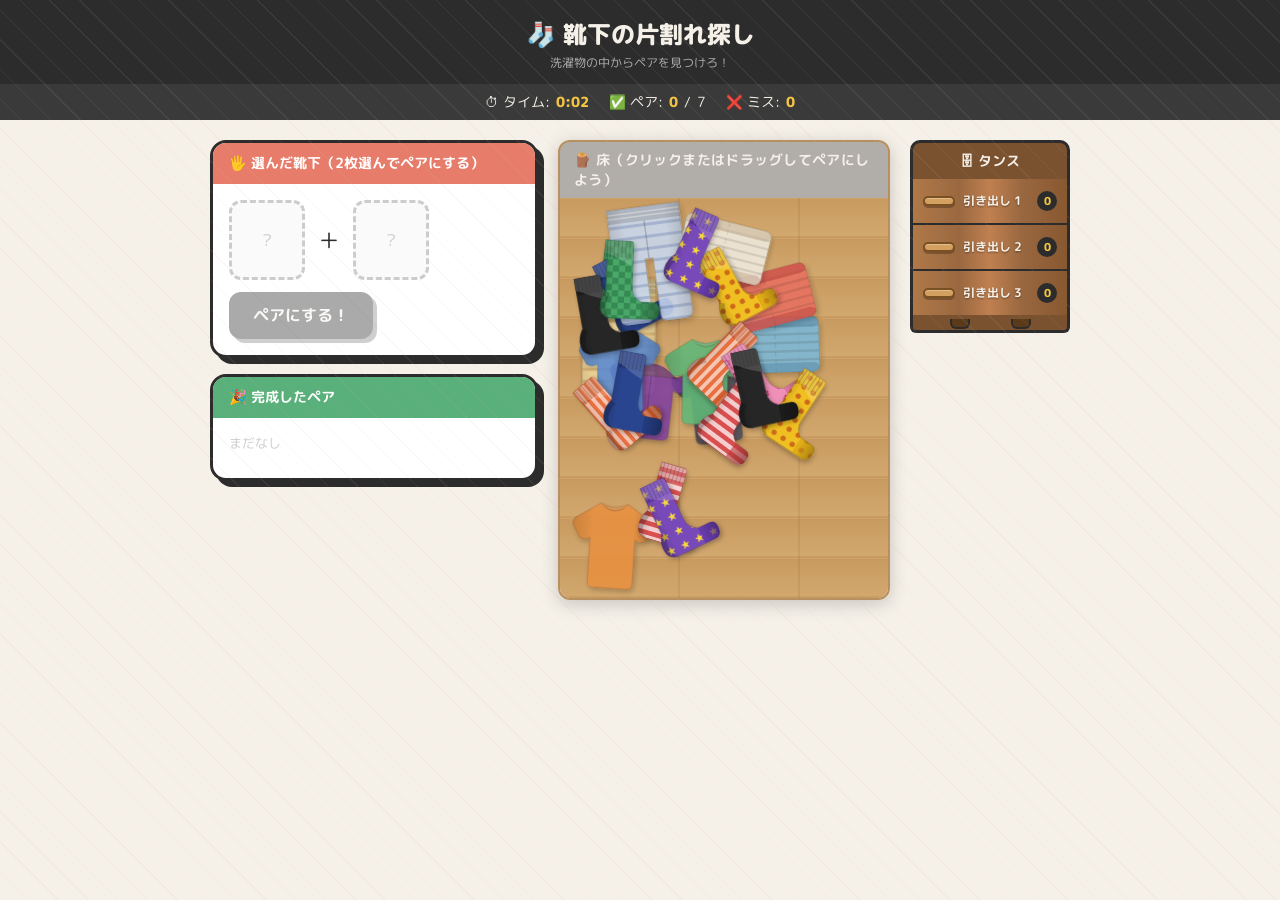
<file: steam_game001/index.html>
<!DOCTYPE html>
<html lang="ja">
<head>
<meta charset="UTF-8">
<meta name="viewport" content="width=device-width, initial-scale=1.0">
<title>靴下の片割れ探し</title>
<link rel="stylesheet" href="style.css">
</head>
<body>

<header>
  <h1>🧦 靴下の片割れ探し</h1>
  <div class="subtitle">洗濯物の中からペアを見つけろ！</div>
</header>

<div class="stats-bar">
  <div class="stat">⏱ タイム: <span class="stat-val" id="timer">0:00</span></div>
  <div class="stat">✅ ペア: <span class="stat-val" id="pair-count">0</span> / <span id="total-pairs">0</span></div>
  <div class="stat">❌ ミス: <span class="stat-val" id="miss-count">0</span></div>
</div>

<div class="main">
  <div class="workbench">
    <div class="selected-area">
      <div class="selected-header">🖐 選んだ靴下（2枚選んでペアにする）</div>
      <div class="selected-slots">
        <div class="slot" id="slot-a"><span style="color:#ccc;font-size:1rem">?</span></div>
        <div style="font-size:1.5rem; color:#2c2c2c;">＋</div>
        <div class="slot" id="slot-b"><span style="color:#ccc;font-size:1rem">?</span></div>
        <button class="match-btn" id="match-btn" disabled onclick="tryMatch()">ペアにする！</button>
      </div>
    </div>

    <div class="pairs-tray">
      <div class="pairs-header">🎉 完成したペア</div>
      <div class="pairs-grid" id="pairs-grid">
        <span style="color:#ccc;font-size:0.8rem;padding:4px;">まだなし</span>
      </div>
    </div>
  </div>

  <div class="basket">
    <div class="basket-header">🪵 床（クリックまたはドラッグしてペアにしよう）</div>
    <div class="basket-grid" id="basket-grid"></div>
  </div>

  <div class="dresser" id="dresser">
    <div class="dresser-top">🗄 タンス</div>
    <div class="dresser-body">
      <div class="drawer" id="drawer-0">
        <div class="drawer-front" id="drawer-front-0" onclick="toggleDrawer(0)">
          <div class="drawer-handle"></div>
          <span class="drawer-label">引き出し 1</span>
          <span class="drawer-count" id="drawer-count-0">0</span>
        </div>
        <div class="drawer-interior" id="drawer-interior-0"></div>
      </div>
      <div class="drawer" id="drawer-1">
        <div class="drawer-front" id="drawer-front-1" onclick="toggleDrawer(1)">
          <div class="drawer-handle"></div>
          <span class="drawer-label">引き出し 2</span>
          <span class="drawer-count" id="drawer-count-1">0</span>
        </div>
        <div class="drawer-interior" id="drawer-interior-1"></div>
      </div>
      <div class="drawer" id="drawer-2">
        <div class="drawer-front" id="drawer-front-2" onclick="toggleDrawer(2)">
          <div class="drawer-handle"></div>
          <span class="drawer-label">引き出し 3</span>
          <span class="drawer-count" id="drawer-count-2">0</span>
        </div>
        <div class="drawer-interior" id="drawer-interior-2"></div>
      </div>
    </div>
    <div class="dresser-feet">
      <div class="dresser-foot"></div>
      <div class="dresser-foot"></div>
    </div>
  </div>
</div>

<div class="toast" id="toast"></div>

<div class="overlay" id="overlay">
  <div class="result-box">
    <h2>🎊 完了！</h2>
    <p id="result-msg"></p>
    <div class="lonely-badge" id="lonely-badge" style="display:none"></div>
    <button class="result-btn" onclick="startGame()">もう一回やる</button>
  </div>
</div>

<script src="js/sockSVG.js"></script>
<script src="js/obstacleSVG.js"></script>
<script src="js/game.js"></script>
</body>
</html>
</file>
<file: steam_game001/style.css>
@import url('https://fonts.googleapis.com/css2?family=M+PLUS+Rounded+1c:wght@400;700;800&display=swap');

* { box-sizing: border-box; margin: 0; padding: 0; }

body {
  font-family: 'M PLUS Rounded 1c', sans-serif;
  background: #f5f0e8;
  min-height: 100vh;
  display: flex;
  flex-direction: column;
  align-items: center;
}

body::before {
  content: '';
  position: fixed;
  inset: 0;
  background-image: repeating-linear-gradient(45deg, transparent, transparent 20px, rgba(200,190,170,0.1) 20px, rgba(200,190,170,0.1) 21px);
  pointer-events: none;
}

header {
  width: 100%;
  background: #2c2c2c;
  color: #f5f0e8;
  text-align: center;
  padding: 16px 20px 12px;
}

header h1 { font-size: 1.5rem; font-weight: 800; }
header .subtitle { font-size: 0.75rem; color: #aaa; margin-top: 2px; }

.stats-bar {
  display: flex;
  gap: 20px;
  justify-content: center;
  background: #3a3a3a;
  width: 100%;
  padding: 8px 20px;
  color: #f5f0e8;
  font-size: 0.85rem;
}

.stat { display: flex; align-items: center; gap: 6px; }
.stat-val { font-weight: 800; color: #f4c542; }

.main {
  display: flex;
  gap: 20px;
  padding: 20px;
  width: 100%;
  max-width: 900px;
  flex-wrap: wrap;
}

.basket {
  flex: 1;
  min-width: 260px;
  border-radius: 12px;
  overflow: hidden;
  border: 2px solid #b89060;
  box-shadow: 0 4px 18px rgba(0,0,0,0.18);
}

.basket-header {
  background: rgba(0,0,0,0.28);
  color: #f5f0e8;
  padding: 8px 14px;
  font-size: 0.85rem;
  font-weight: 700;
  letter-spacing: 0.03em;
}

.basket-grid {
  position: relative;
  width: 100%;
  height: 400px;
  overflow: hidden;
  background:
    repeating-linear-gradient(
      90deg,
      transparent 0px,
      transparent 118px,
      rgba(0,0,0,0.06) 118px,
      rgba(0,0,0,0.06) 120px
    ),
    repeating-linear-gradient(
      180deg,
      #d4aa70 0px,
      #c89a60 1px,
      #d2a86e 38px,
      #bf9558 39px,
      #cfa06a 40px
    );
}

.workbench {
  flex: 1;
  min-width: 260px;
  display: flex;
  flex-direction: column;
  gap: 16px;
}

.selected-area {
  background: #fff;
  border-radius: 16px;
  border: 3px solid #2c2c2c;
  box-shadow: 6px 6px 0 #2c2c2c;
  overflow: visible;
  min-height: 140px;
}

.selected-header {
  background: #e87c6a;
  color: white;
  padding: 10px 16px;
  font-size: 0.9rem;
  font-weight: 700;
  border-radius: 13px 13px 0 0;
}

.selected-slots {
  display: flex;
  gap: 12px;
  padding: 16px;
  align-items: center;
  flex-wrap: wrap;
}

.slot {
  width: 76px;
  height: 80px;
  border: 3px dashed #ccc;
  border-radius: 12px;
  display: flex;
  align-items: center;
  justify-content: center;
  background: #fafafa;
  transition: transform 0.15s, border-color 0.15s, background 0.15s, box-shadow 0.15s;
  position: relative;
  overflow: visible;
}

.slot.drag-over {
  border-style: solid;
  border-color: #5ab07a;
  background: #edfff4;
  transform: scale(1.1);
  box-shadow: 0 0 12px rgba(90,176,122,0.5);
}

.slot.filled {
  border-style: solid;
  border-color: #e87c6a;
  background: #fff5f3;
  cursor: pointer;
}

.slot .remove-btn {
  position: absolute;
  top: -8px;
  right: -8px;
  width: 20px;
  height: 20px;
  background: #2c2c2c;
  color: white;
  border: none;
  border-radius: 50%;
  font-size: 0.65rem;
  cursor: pointer;
  display: flex;
  align-items: center;
  justify-content: center;
  z-index: 10;
}

.match-btn {
  background: #2c2c2c;
  color: #f5f0e8;
  border: none;
  border-radius: 12px;
  padding: 12px 24px;
  font-family: 'M PLUS Rounded 1c', sans-serif;
  font-size: 1rem;
  font-weight: 700;
  cursor: pointer;
  transition: transform 0.1s, box-shadow 0.1s;
  box-shadow: 4px 4px 0 #888;
}

.match-btn:hover  { transform: translate(-2px,-2px); box-shadow: 6px 6px 0 #888; }
.match-btn:active { transform: translate(2px,2px);   box-shadow: 2px 2px 0 #888; }
.match-btn:disabled { opacity: 0.4; cursor: not-allowed; transform: none; }

.sock-card {
  position: absolute;
  width: 62px;
  height: 78px;
  border: none;
  background: transparent;
  cursor: grab;
  touch-action: none;
  transform: rotate(var(--rot, 0deg));
  transition: transform 0.15s, filter 0.15s;
  user-select: none;
  overflow: visible;
}

.sock-card:active { cursor: grabbing; }

.sock-card:hover {
  transform: rotate(var(--rot, 0deg)) translate(-2px, -5px) scale(1.08);
  filter: drop-shadow(4px 7px 6px rgba(0,0,0,0.35));
  z-index: 100 !important;
}

.sock-card.selected {
  transform: rotate(var(--rot, 0deg)) scale(0.88);
  filter: drop-shadow(0 0 10px rgba(232,124,106,1)) drop-shadow(0 0 5px rgba(232,124,106,0.7));
  z-index: 50 !important;
}

.laundry-item {
  position: absolute;
  pointer-events: none;
  user-select: none;
  overflow: visible;
  transform: rotate(var(--rot, 0deg));
  opacity: 0.88;
}

.pairs-tray {
  background: #fff;
  border-radius: 16px;
  border: 3px solid #2c2c2c;
  box-shadow: 6px 6px 0 #2c2c2c;
  overflow: hidden;
}

.pairs-header {
  background: #5ab07a;
  color: white;
  padding: 10px 16px;
  font-size: 0.9rem;
  font-weight: 700;
}

.pairs-grid {
  display: flex;
  flex-wrap: wrap;
  gap: 8px;
  padding: 12px;
  min-height: 60px;
}

.pair-chip {
  display: flex;
  gap: 2px;
  align-items: center;
  background: #e8f7ee;
  border: 2px solid #5ab07a;
  border-radius: 20px;
  padding: 4px 10px;
  animation: popIn 0.3s ease;
}

.pair-chip .chip-sock {
  width: 20px;
  height: 26px;
}

@keyframes popIn {
  0%   { transform: scale(0); }
  70%  { transform: scale(1.2); }
  100% { transform: scale(1); }
}

.toast {
  position: fixed;
  top: 80px;
  left: 50%;
  transform: translateX(-50%) translateY(-20px);
  background: #2c2c2c;
  color: white;
  padding: 10px 20px;
  border-radius: 40px;
  font-size: 0.9rem;
  font-weight: 700;
  opacity: 0;
  pointer-events: none;
  transition: opacity 0.2s, transform 0.2s;
  z-index: 100;
  white-space: nowrap;
}

.toast.show { opacity: 1; transform: translateX(-50%) translateY(0); }

.overlay {
  display: none;
  position: fixed;
  inset: 0;
  background: rgba(0,0,0,0.5);
  z-index: 200;
  align-items: center;
  justify-content: center;
}

.overlay.show { display: flex; }

.result-box {
  background: #fff;
  border: 4px solid #2c2c2c;
  border-radius: 24px;
  box-shadow: 8px 8px 0 #2c2c2c;
  padding: 32px 40px;
  text-align: center;
  max-width: 360px;
}

.result-box h2 { font-size: 2rem; font-weight: 800; margin-bottom: 8px; }
.result-box p  { color: #666; margin-bottom: 12px; font-size: 0.9rem; }

.result-btn {
  background: #e87c6a;
  color: white;
  border: none;
  border-radius: 12px;
  padding: 12px 28px;
  font-family: 'M PLUS Rounded 1c', sans-serif;
  font-size: 1rem;
  font-weight: 700;
  cursor: pointer;
  box-shadow: 4px 4px 0 #c05a4a;
  margin-top: 8px;
}

/* ─── Dresser ─────────────────────────────────────────────────────────────── */
.dresser {
  flex: 0 0 160px;
  min-width: 140px;
  display: flex;
  flex-direction: column;
  align-items: center;
}

.dresser-top {
  background: #7a5230;
  color: #f5f0e8;
  width: 100%;
  text-align: center;
  padding: 8px 12px;
  font-size: 0.85rem;
  font-weight: 700;
  border-radius: 10px 10px 0 0;
  border: 3px solid #2c2c2c;
  border-bottom: none;
}

.dresser-body {
  width: 100%;
  background: #9a6840;
  border: 3px solid #2c2c2c;
  border-top: none;
  border-bottom: none;
  display: flex;
  flex-direction: column;
  gap: 0;
}

.drawer {
  border-bottom: 2px solid #2c2c2c;
  overflow: hidden;
}

.drawer:last-child {
  border-bottom: none;
}

.drawer-front {
  background: linear-gradient(to right, #b07848, #9a6840 30%, #c08050 50%, #9a6840 70%, #885830);
  height: 44px;
  display: flex;
  align-items: center;
  gap: 8px;
  padding: 0 10px;
  cursor: pointer;
  user-select: none;
  transition: filter 0.12s;
  position: relative;
}

.drawer-front:hover {
  filter: brightness(1.15);
}

.drawer-handle {
  width: 32px;
  height: 10px;
  background: #d4a060;
  border-radius: 5px;
  border: 2px solid #7a5020;
  box-shadow: 0 2px 0 rgba(0,0,0,0.25), inset 0 1px 0 rgba(255,255,255,0.30);
  flex-shrink: 0;
}

.drawer-label {
  color: #f5f0e8;
  font-size: 0.75rem;
  font-weight: 700;
  flex: 1;
  text-shadow: 0 1px 2px rgba(0,0,0,0.40);
}

.drawer-count {
  background: #2c2c2c;
  color: #f4c542;
  font-size: 0.7rem;
  font-weight: 800;
  min-width: 20px;
  height: 20px;
  border-radius: 10px;
  display: flex;
  align-items: center;
  justify-content: center;
  padding: 0 5px;
}

.drawer-interior {
  background: #f5e8d0;
  display: none;
  flex-wrap: wrap;
  gap: 4px;
  padding: 8px;
  min-height: 60px;
  border-top: 2px solid rgba(0,0,0,0.15);
  transition: background 0.15s;
}

.drawer-interior.open {
  display: flex;
}

.drawer-interior.drag-over {
  background: #edfff4;
  outline: 2px dashed #5ab07a;
  outline-offset: -2px;
}

.drawer-sock {
  width: 36px;
  height: 45px;
  cursor: grab;
  touch-action: none;
  flex-shrink: 0;
  overflow: visible;
  filter: drop-shadow(1px 2px 3px rgba(0,0,0,0.25));
  transition: transform 0.12s, filter 0.12s;
}

.drawer-sock:hover {
  transform: translate(-1px, -4px) scale(1.15);
  filter: drop-shadow(2px 5px 5px rgba(0,0,0,0.35));
  z-index: 10;
  position: relative;
}

.dresser-feet {
  width: 100%;
  background: #7a5230;
  border: 3px solid #2c2c2c;
  border-top: none;
  border-radius: 0 0 6px 6px;
  display: flex;
  justify-content: space-around;
  padding: 6px 16px 2px;
  height: 18px;
}

.dresser-foot {
  width: 20px;
  height: 10px;
  background: #5a3a18;
  border-radius: 0 0 6px 6px;
  border: 2px solid #2c2c2c;
  border-top: none;
  margin-top: -2px;
}

.lonely-badge {
  background: #fff3cd;
  border: 2px solid #f4c542;
  border-radius: 8px;
  padding: 8px 12px;
  font-size: 0.8rem;
  color: #7a6010;
  margin-top: 8px;
}
</file>
